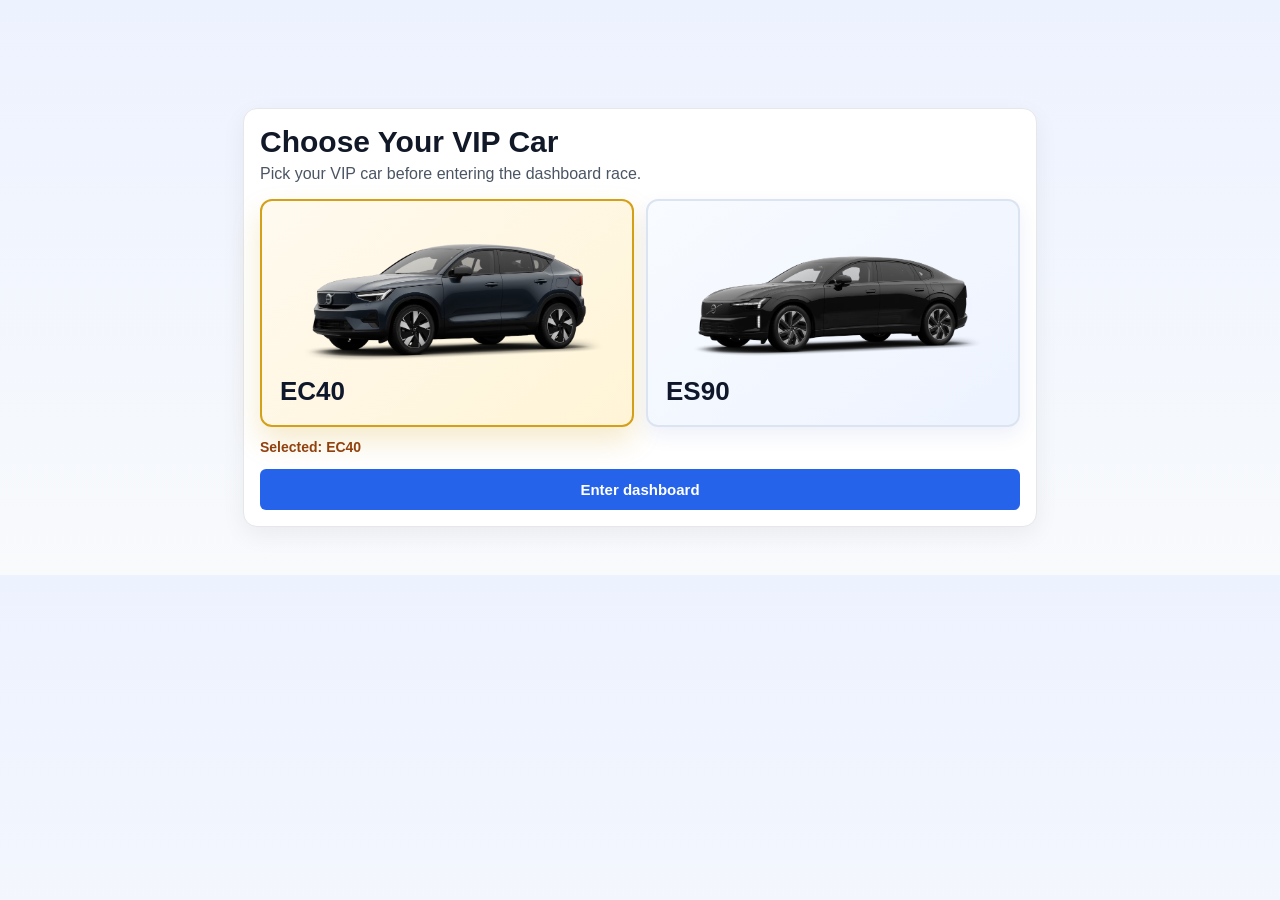
<file: frontend/index.html>
<!doctype html>
<html lang="en">
<head>
  <meta charset="UTF-8">
  <meta name="viewport" content="width=device-width, initial-scale=1.0">
  <title>PowerSync Cars</title>
  <link rel="stylesheet" href="./styles.css">
</head>
<body>
  <div id="toastContainer" class="toast-container" aria-live="polite" aria-atomic="true"></div>
  <main class="container">
    <header class="page-header">
      <h1>PowerSync Dashboard</h1>
      <p class="subtitle">Cars first, stations second, with a clear VIP highlight.</p>
    </header>

    <section id="error" class="error" aria-live="polite"></section>

    <section class="dashboard-grid">
      <section class="panel cars-panel">
        <h2 class="panel-title">Cars</h2>
        <p class="panel-subtitle">Live car state updates stream automatically.</p>
        <section id="carsContainer" class="cars"></section>
      </section>

      <section class="panel stations-panel">
        <h2 class="panel-title">Charging Stations</h2>
        <p class="panel-subtitle">Live status for all normal and VIP hubs.</p>
        <div id="stationsStatus" class="stations-grid"></div>

        <div class="vip-booking-block">
          <h3>VIP Station Booking</h3>
          <p>Your VIP driver is selected from the entry page.</p>
          <div id="vipSelectionHint" class="vip-selection-hint">You are booking as: -</div>
          <button id="bookVipButton" type="button">Book station</button>
          <div id="vipResult" class="status">No VIP booking request yet.</div>
        </div>
      </section>
    </section>
  </main>

  <script src="./script.js"></script>
</body>
</html>
</file>
<file: frontend/styles.css>
body {
  margin: 0;
  font-family: Inter, Arial, sans-serif;
  background: linear-gradient(180deg, #edf2ff 0%, #f8fafc 100%);
  color: #111827;
}

.toast-container {
  position: fixed;
  top: 16px;
  right: 16px;
  z-index: 1000;
  display: flex;
  flex-direction: column;
  gap: 8px;
}

.toast {
  max-width: 360px;
  background: #111827;
  color: #f9fafb;
  border-left: 4px solid #d4a017;
  border-radius: 10px;
  padding: 12px 14px;
  font-size: 16px;
  line-height: 1.35;
  box-shadow: 0 10px 24px rgba(0, 0, 0, 0.28);
  opacity: 0;
  transform: translateY(-8px);
  transition: opacity 0.2s ease, transform 0.2s ease;
}

.toast.show {
  opacity: 1;
  transform: translateY(0);
}

.container {
  max-width: 1240px;
  margin: 0 auto;
  padding: 28px 20px 48px;
}

.page-header {
  margin-bottom: 16px;
}

h1 {
  margin: 0 0 6px;
  font-size: 30px;
}

.subtitle {
  margin-top: 0;
  color: #4b5563;
}

.panel {
  background: #ffffff;
  border: 1px solid #e5e7eb;
  border-radius: 14px;
  box-shadow: 0 8px 24px rgba(15, 23, 42, 0.06);
  padding: 16px;
}

.dashboard-grid {
  display: grid;
  grid-template-columns: 1fr;
  gap: 16px;
}

button {
  padding: 9px 13px;
  border: none;
  border-radius: 6px;
  background: #2563eb;
  color: white;
  cursor: pointer;
  font-weight: 600;
}

button:hover {
  background: #1e4ed8;
}

.cars {
  display: grid;
  grid-template-columns: repeat(3, minmax(0, 1fr));
  gap: 10px;
}

.car-card {
  background: #ffffff;
  border: 1px solid #e5e7eb;
  border-radius: 12px;
  padding: 9px;
  box-shadow: 0 6px 18px rgba(15, 23, 42, 0.05);
  transition: transform 0.18s ease, box-shadow 0.18s ease, border-color 0.18s ease;
  display: flex;
  gap: 10px;
  align-items: stretch;
}

.car-card:hover {
  transform: translateY(-2px);
  border-color: #dbeafe;
  box-shadow: 0 12px 28px rgba(37, 99, 235, 0.14);
}

.vip-car-card {
  border: 2px solid #d4a017;
  box-shadow: 0 10px 24px rgba(212, 160, 23, 0.22);
}

.car-image-wrap {
  margin: 0;
  border-radius: 10px;
  overflow: hidden;
  border: 1px solid #e5e7eb;
  flex: 0 0 122px;
}

.car-image {
  display: block;
  width: 122px;
  height: 100%;
  object-fit: cover;
}

.car-body {
  flex: 1;
  min-width: 0;
}

.car-meta-row {
  display: flex;
  align-items: center;
  gap: 8px;
  flex-wrap: wrap;
}

.car-title {
  margin: 0;
  font-size: 15px;
}

.car-vin {
  margin: 0;
  color: #6b7280;
  font-size: 12px;
}

.car-status-row {
  margin-top: 8px;
  display: flex;
  align-items: flex-start;
  gap: 8px;
}

.car-status-row button {
  flex: 0 0 auto;
}

.status {
  margin-top: 0;
  padding-top: 0;
  border-top: none;
  font-size: 12px;
  line-height: 1.4;
}

.error {
  min-height: 20px;
  margin-bottom: 12px;
  color: #b91c1c;
  font-weight: 600;
}

.panel-title {
  margin: 0;
  font-size: 20px;
}

.panel-subtitle {
  margin: 6px 0 12px;
  color: #4b5563;
}

.vip-booking-block select {
  margin: 0 8px 0 6px;
  padding: 6px 8px;
  border: 1px solid #d1d5db;
  border-radius: 6px;
}

.vip-booking-block {
  margin-top: 14px;
  padding-top: 12px;
  border-top: 1px solid #e5e7eb;
}

.vip-booking-block h3 {
  margin: 0 0 6px;
}

.vip-booking-block p {
  margin: 0 0 10px;
  color: #4b5563;
}

.vip-booking-block label {
  font-weight: 600;
  font-size: 14px;
}

.change-driver-link {
  display: inline-block;
  margin: 0 0 10px;
  color: #1e40af;
  font-weight: 600;
  text-decoration: none;
}

.change-driver-link:hover {
  text-decoration: underline;
}

.vip-selection-hint {
  margin: 8px 0 10px;
  font-size: 13px;
  font-weight: 600;
  color: #92400e;
}

.driver-chooser-panel {
  max-width: 760px;
  margin: 80px auto 0;
}

.driver-cards {
  display: grid;
  grid-template-columns: repeat(2, minmax(0, 1fr));
  gap: 12px;
  margin-top: 10px;
}

.driver-card {
  text-align: left;
  border: 2px solid #dbe4f0;
  border-radius: 12px;
  background: linear-gradient(140deg, #f8fbff 0%, #edf3ff 100%);
  color: #0f172a;
  padding: 18px;
  box-shadow: 0 8px 20px rgba(30, 64, 175, 0.08);
  transition: transform 0.16s ease, box-shadow 0.16s ease, border-color 0.16s ease;
}

.driver-card-image {
  display: block;
  width: 100%;
  height: 145px;
  object-fit: cover;
  border-radius: 10px;
  margin-bottom: 12px;
}

.driver-card:hover {
  transform: translateY(-2px);
  border-color: #93c5fd;
  box-shadow: 0 14px 28px rgba(37, 99, 235, 0.15);
}

.driver-card.selected {
  border-color: #d4a017;
  background: linear-gradient(140deg, #fffaf0 0%, #fff4d6 100%);
  box-shadow: 0 14px 28px rgba(212, 160, 23, 0.22);
}

.driver-card-title {
  display: block;
  font-size: 26px;
  font-weight: 700;
}

.driver-selection-text {
  margin: 12px 0 10px;
  font-size: 14px;
  font-weight: 600;
  color: #92400e;
}

.enter-dashboard-button {
  width: 100%;
  margin-top: 4px;
  padding: 12px 14px;
  font-size: 15px;
}

.stations-grid {
  display: grid;
  grid-template-columns: repeat(3, minmax(0, 1fr));
  gap: 10px;
}

.station-card {
  border: 1px solid #e5e7eb;
  border-radius: 10px;
  background: #fff;
  padding: 10px;
  font-size: 14px;
}

.vip-station-card {
  border: 2px solid #d4a017;
  box-shadow: 0 10px 24px rgba(212, 160, 23, 0.22);
}

.station-name {
  margin: 0 0 6px;
  font-size: 16px;
}

.status-dot {
  display: inline-block;
  width: 10px;
  height: 10px;
  border-radius: 50%;
  margin-right: 8px;
  vertical-align: middle;
}

.status-dot.green {
  background: #16a34a;
}

.status-dot.red {
  background: #dc2626;
}

.status-dot.yellow {
  background: #ca8a04;
}

.status-dot.gray {
  background: #6b7280;
}

@media (max-width: 980px) {
  .cars,
  .stations-grid {
    grid-template-columns: repeat(2, minmax(0, 1fr));
  }
}

@media (max-width: 700px) {
  .cars,
  .stations-grid {
    grid-template-columns: 1fr;
  }

  .driver-cards {
    grid-template-columns: 1fr;
  }
}
</file>
